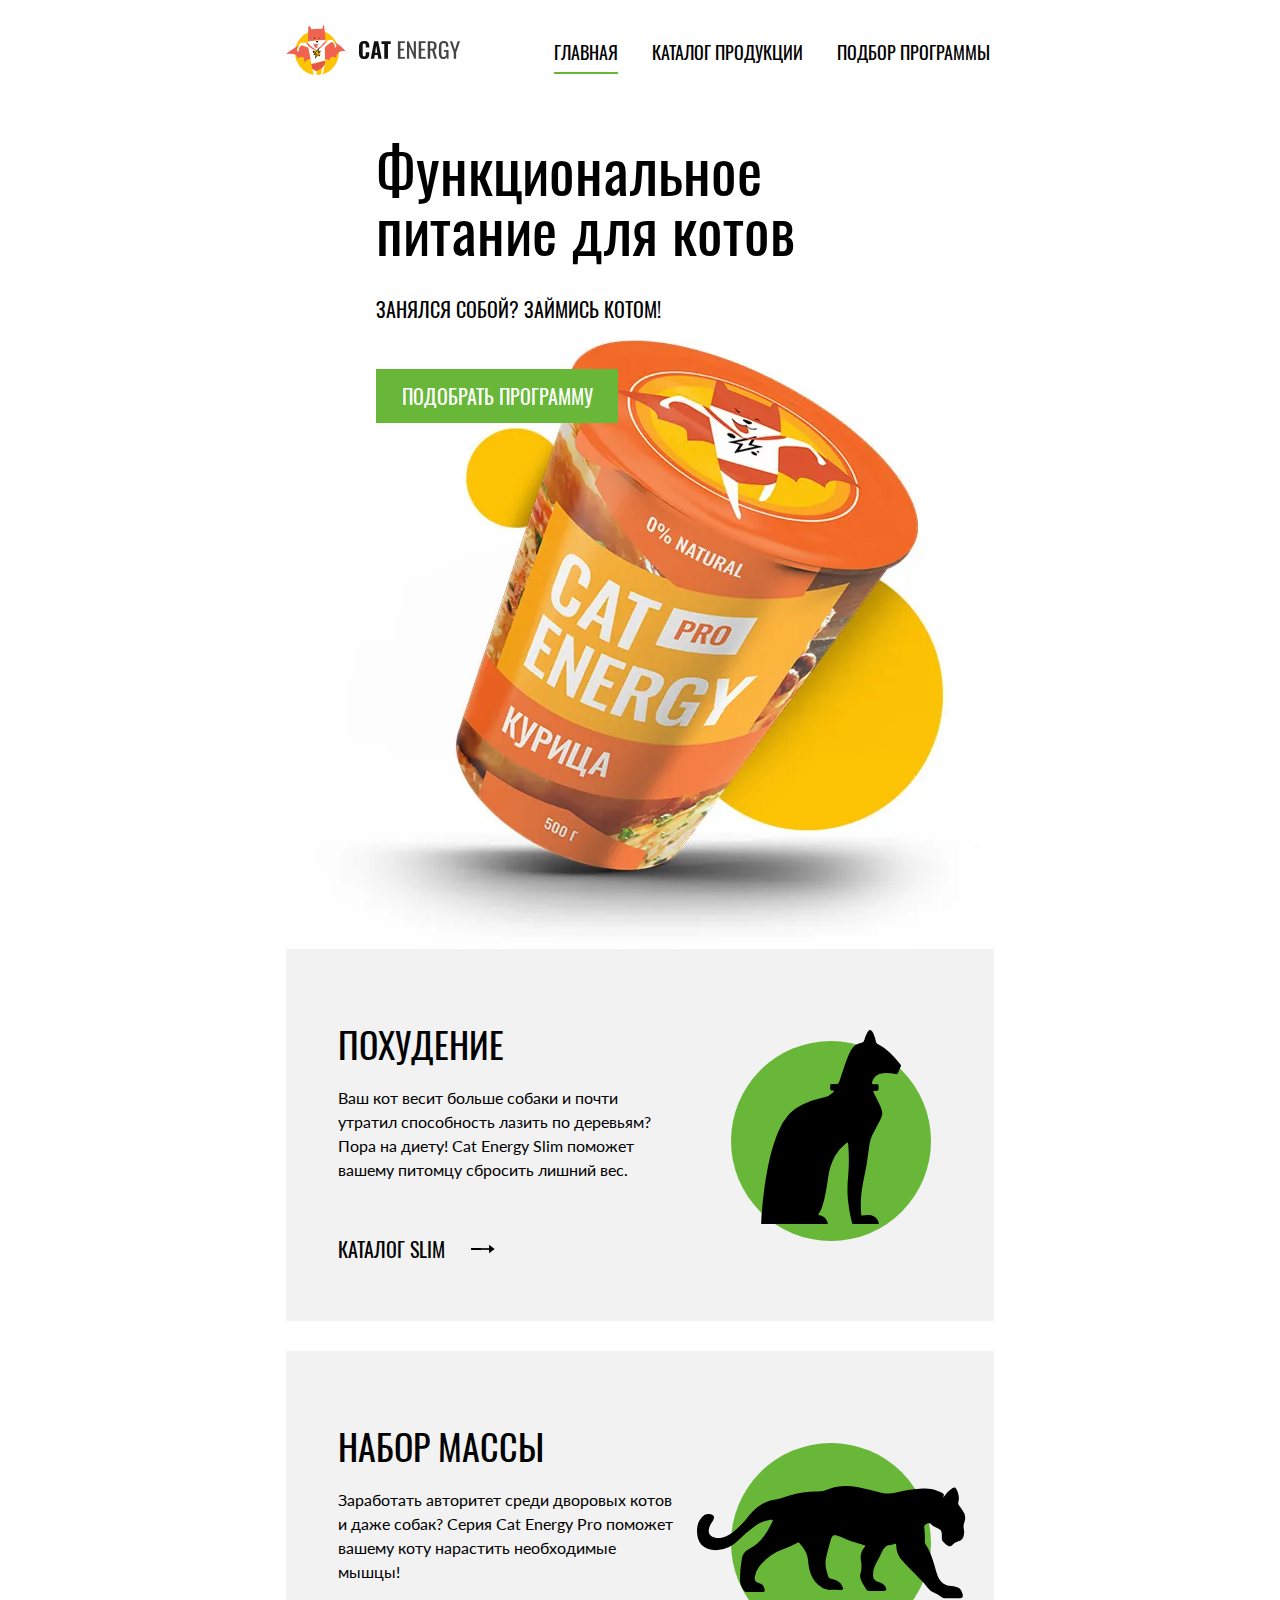
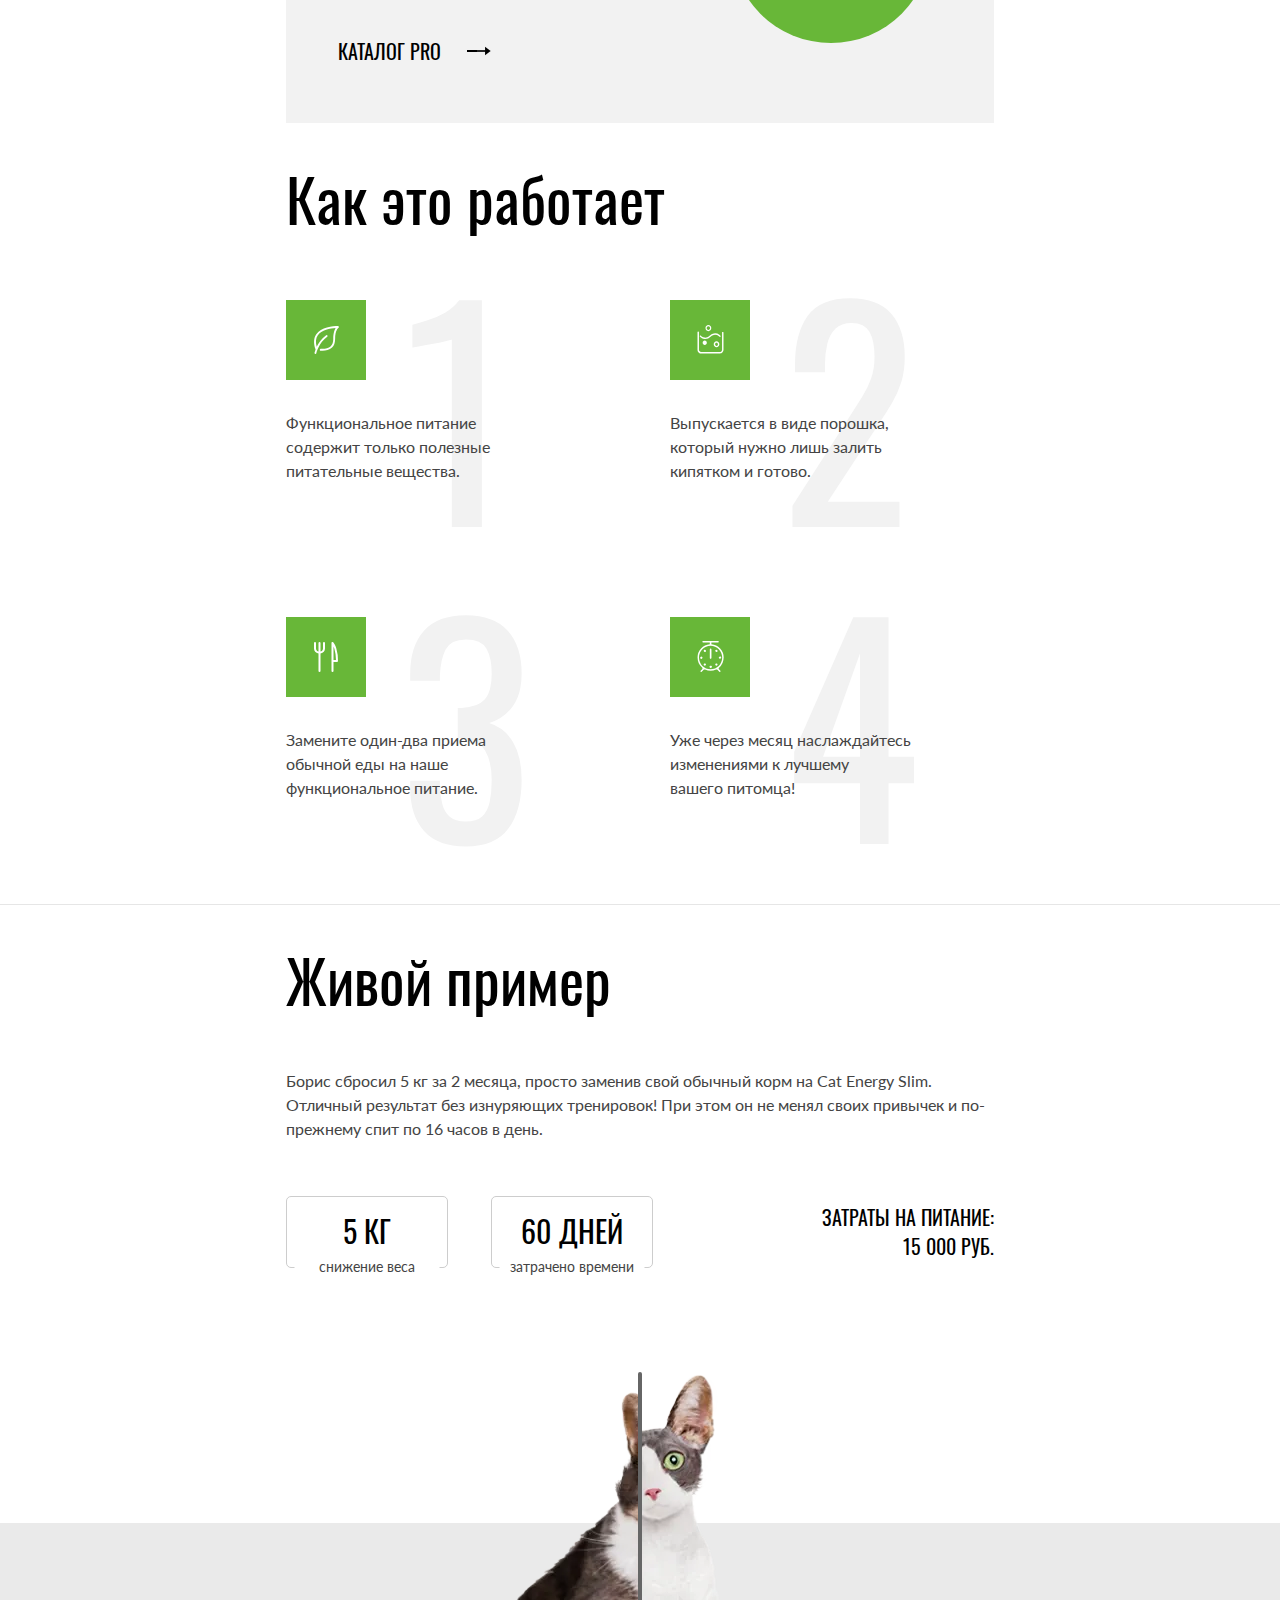
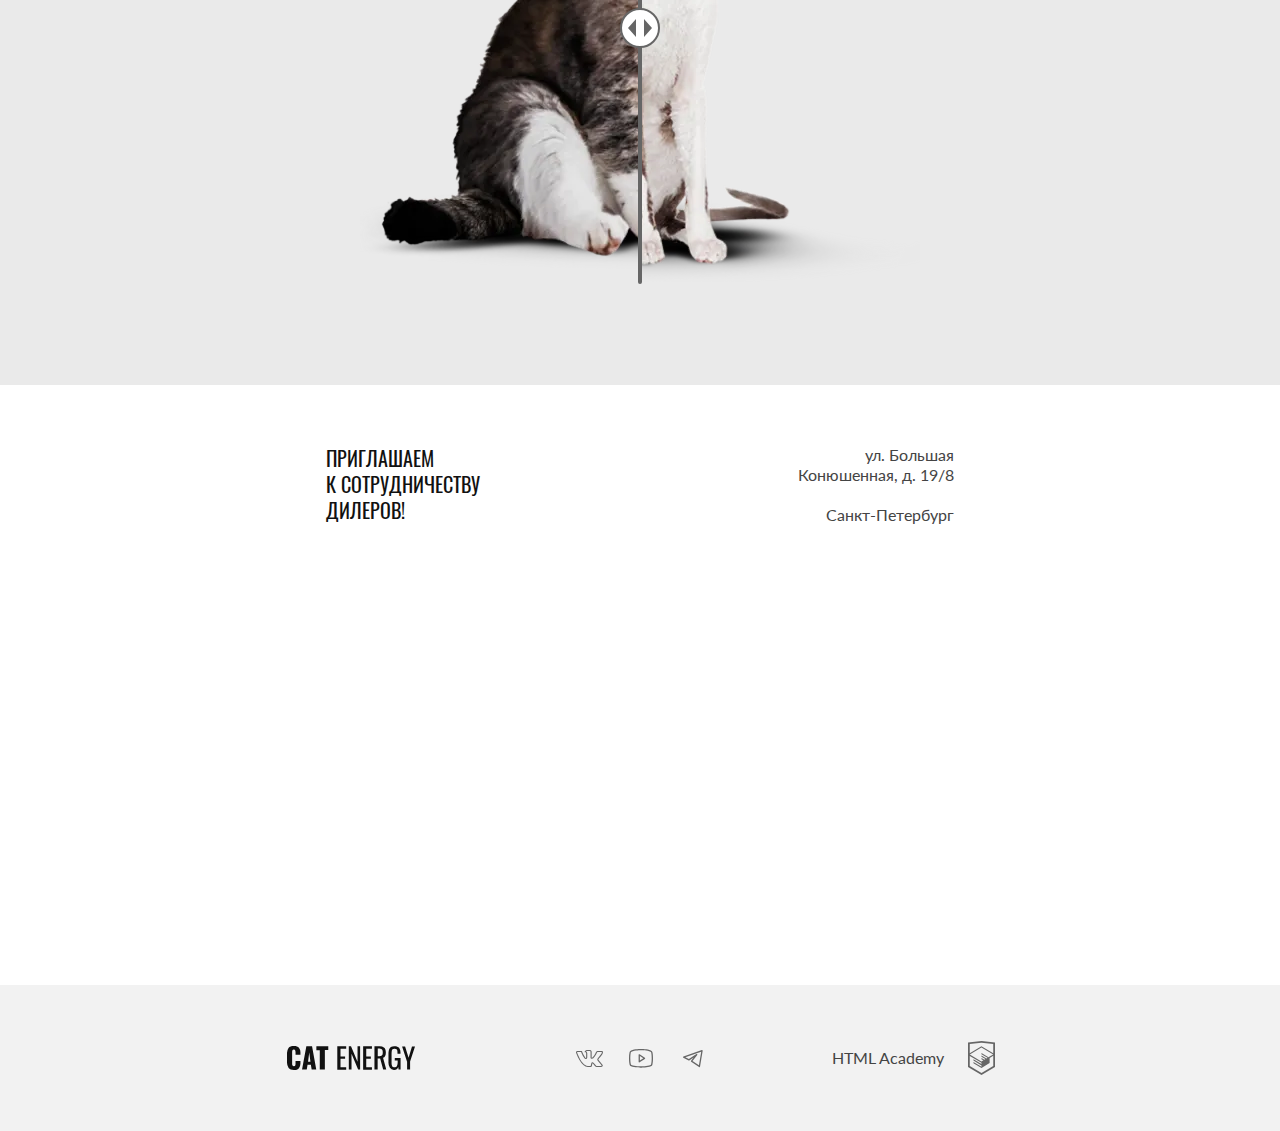
<file: index.html>
<!DOCTYPE html><html class="page" lang="ru"><head><meta charset="UTF-8"><title>Cat Energy</title><meta name="viewport" content="width=device-width,initial-scale=1"><link rel="icon" href="favicon.ico"><link rel="icon" href="favicons/icon.svg" type="image/svg+xml"><link rel="apple-touch-icon" href="favicons/180.png"><link rel="manifest" href="manifest.webmanifest"><link rel="stylesheet" href="styles/styles.css"><link rel="preload" href="fonts/lato/Lato-Regular.woff2" as="font" type="font/woff2" crossorigin="anonymous"><link rel="preload" href="fonts/oswald/oswaldregular.woff2" as="font" type="font/woff2" crossorigin="anonymous"><script src="scripts/index.js" defer="defer"></script></head><body class="page__body"><header class="main-header main-header--index" data-test="header"><a class="main-header__logo logo link-reset" href="index.html"><picture><source media="(min-width: 1440px)" width="70" height="59" type="image/svg+xml" srcset="images/vector/logo-cat-desktop.svg"><source media="(min-width: 768px)" width="60" height="50" type="image/svg+xml" srcset="images/vector/logo-cat-tablet.svg"><img class="logo__image" src="images/vector/logo-cat-mobile.svg" width="33" height="38" alt="Логотип Cat Energy картинкой"></picture><picture><source media="(min-width: 1440px)" width="118" height="21" type="image/svg+xml" srcset="images/vector/logo-text-tablet.svg"><source media="(min-width: 768px)" width="101" height="18" type="image/svg+xml" srcset="images/vector/logo-text-tablet.svg"><img class="logo__text" src="images/vector/logo-text-mobile.svg" width="101" height="18" alt="Логотип Cat Energy текстом"></picture></a><button class="main-header__toggle main-header__toggle--nojs" type="button"><span class="visually-hidden">Открыть меню</span></button><nav class="main-header__nav main-nav main-nav--nojs"><ul class="main-nav__list list-reset"><li class="main-nav__item main-nav__item--current"><a class="main-nav__link link-reset" href="index.html">Главная</a></li><li class="main-nav__item"><a class="main-nav__link link-reset" href="catalog.html">Каталог продукции</a></li><li class="main-nav__item"><a class="main-nav__link link-reset" href="#">Подбор программы</a></li></ul></nav></header><main class="main-index"><section class="hero" data-test="hero"><div class="hero__wrapper"><h1 class="hero__title title-reset">Функциональное<br>питание для котов</h1><p class="hero__slogan">Занялся собой? Займись котом!</p><picture><source media="(min-width: 1440px)" width="552" height="499" type="image/webp" srcset="images/hero/hero-product-desktop@1x.webp, images/hero/hero-product-desktop@2x.webp 2x"><source media="(min-width: 768px)" width="709" height="609" type="image/webp" srcset="images/hero/hero-product-tablet@1x.webp, images/hero/hero-product-tablet@2x.webp 2x"><source width="280" height="270" type="image/webp" srcset="images/hero/hero-product-mobile@1x.webp, images/hero/hero-product-mobile@2x.webp 2x"><source media="(min-width: 1440px)" width="552" height="499" type="image/png" srcset="images/hero/hero-product-desktop@1x.png, images/hero/hero-product-desktop@2x.png 2x"><source media="(min-width: 768px)" width="709" height="609" type="image/png" srcset="images/hero/hero-product-tablet@1x.png, images/hero/hero-product-tablet@2x.png 2x"><img class="hero__image-product" src="images/hero/hero-product-mobile@1x.png" srcset="images/hero/hero-product-mobile@2x.png 2x" width="280" height="270" alt="Изображение упаковки продукта"></picture><a class="hero__link link-reset" href="#">Подобрать программу</a></div></section><section class="program" data-test="programs"><h2 class="visually-hidden">Подберите подходящую программу для вашего кота</h2><ul class="program__list list-reset"><li class="program__item program__item--slim"><h3 class="program__title title-reset">Похудение</h3><p class="program__description">Ваш кот весит больше собаки и почти утратил способность лазить по деревьям? Пора на диету! Cat Energy Slim поможет вашему питомцу сбросить лишний вес.</p><a class="program__link link-reset" href="#">Каталог Slim</a></li><li class="program__item program__item--pro"><h3 class="program__title title-reset">Набор массы</h3><p class="program__description">Заработать авторитет среди дворовых котов и даже собак? Серия Cat Energy Pro поможет вашему коту нарастить необходимые мышцы!</p><a class="program__link link-reset" href="#">Каталог Pro</a></li></ul></section><section class="instruction" data-test="features"><h2 class="instruction__title title-reset">Как это работает</h2><ul class="instruction__list list-reset"><li class="instruction__item instruction__item--leaf">Функциональное питание содержит только полезные питательные вещества.</li><li class="instruction__item instruction__item--water">Выпускается в виде порошка, который нужно лишь залить кипятком и готово.</li><li class="instruction__item instruction__item--eat">Замените один-два приема обычной еды на наше функциональное питание.</li><li class="instruction__item instruction__item--time">Уже через месяц наслаждайтесь изменениями к лучшему<br>вашего питомца!</li></ul></section><section class="result" data-test="proof"><div class="result__wrapper"><div class="result__info"><h2 class="result__title title-reset">Живой пример</h2><p class="result__text">Борис сбросил 5 кг за 2 месяца, просто заменив свой обычный корм на Cat Energy Slim. Отличный результат без изнуряющих тренировок! При этом он не менял своих привычек и по-прежнему спит по 16 часов в день.</p><ul class="result__list list-reset"><li class="result__item"><span class="result__value">5 кг</span> <span class="result__criteria">снижение веса</span></li><li class="result__item"><span class="result__value">60 дней</span> <span class="result__criteria">затрачено времени</span></li></ul><p class="result__costs costs"><span class="costs__criteria">Затраты на питание:</span> <span class="costs__value">15 000 Руб.</span></p></div><div class="result__slider slider"><div class="slider__fat"><picture><source media="(min-width: 768px)" width="560" height="512" type="image/webp" srcset="images/slider/slider-cat-before-tablet@1x.webp, images/slider/slider-cat-before-tablet@2x.webp 2x"><source width="280" height="256" type="image/webp" srcset="images/slider/slider-cat-before-mobile@1x.webp, images/slider/slider-cat-before-mobile@2x.webp 2x"><source media="(min-width: 768px)" width="560" height="512" type="image/png" srcset="images/slider/slider-cat-before-tablet@1x.png, images/slider/slider-cat-before-tablet@2x.png 2x"><img class="slider__image slider__image--fat-cat" src="images/slider/slider-cat-before-mobile@1x.png" srcset="images/slider/slider-cat-before-mobile@2x.png 2x" width="280" height="256" alt="Кот до приема Cat Energy"></picture></div><button class="slider__toggle" type="button"><span class="visually-hidden">Ползунок</span></button><div class="slider__slim"><picture><source media="(min-width: 768px)" width="560" height="512" type="image/webp" srcset="images/slider/slider-cat-after-tablet@1x.webp, images/slider/slider-cat-after-tablet@2x.webp 2x"><source width="280" height="256" type="image/webp" srcset="images/slider/slider-cat-after-mobile@1x.webp, images/slider/slider-cat-after-mobile@2x.webp 2x"><source media="(min-width: 768px)" width="560" height="512" type="image/png" srcset="images/slider/slider-cat-after-tablet@1x.png, images/slider/slider-cat-after-tablet@2x.png 2x"><img class="slider__image slider__image--slim-cat" src="images/slider/slider-cat-after-mobile@1x.png" srcset="images/slider/slider-cat-after-mobile@2x.png 2x" width="280" height="256" alt="Кот после приема Cat Energy"></picture></div></div></div></section><section class="contacts" data-test="contacts"><div class="contacts__location"><h2 class="contacts__title title-reset">Приглашаем<br>к сотрудничеству дилеров!</h2><p class="contacts__address">ул. Большая Конюшенная, д. 19/8 <span class="contacts__city">Санкт-Петербург</span></p></div><iframe class="contacts__frame contacts__frame--nojs" src="https://www.google.com/maps/embed?pb=!1m18!1m12!1m3!1d3997.2132437005553!2d30.318521171012474!3d59.93866944929408!2m3!1f0!2f0!3f0!3m2!1i1024!2i768!4f13.1!3m3!1m2!1s0x4696310fca145cc1%3A0x42b32648d8238007!2z0JHQvtC70YzRiNCw0Y8g0JrQvtC90Y7RiNC10L3QvdCw0Y8g0YPQuy4sIDE5LzgsINCh0LDQvdC60YIt0J_QtdGC0LXRgNCx0YPRgNCzLCAxOTExODY!5e0!3m2!1sru!2sru!4v1740150907443!5m2!1sru!2sru" width="600" height="450" allowfullscreen="" loading="lazy" referrerpolicy="no-referrer-when-downgrade" title="Расположение компании на карте"></iframe><noscript><picture><source media="(min-width: 1440px)" width="1440" height="400" type="image/webp" srcset="images/map/location-desktop@1x.webp, images/map/location-desktop@2x.webp 2x"><source media="(min-width: 768px)" width="768" height="400" type="image/webp" srcset="images/map/location-tablet@1x.webp, images/map/location-tablet@2x.webp 2x"><source width="320" height="362" type="image/webp" srcset="images/map/location-mobile@1x.webp, images/map/location-mobile@2x.webp 2x"><source media="(min-width: 1440px)" width="1440" height="400" type="image/png" srcset="images/map/location-desktop@1x.png, images/map/location-desktop@2x.png 2x"><source media="(min-width: 768px)" width="768" height="400" type="image/png" srcset="images/map/location-tablet@1x.png, images/map/location-tablet@2x.png 2x"><img class="contacts__map" width="320" height="362" src="images/map/location-mobile@1x.png" srcset="images/map/location-mobile@2x.png 2x" alt="Расположение компании на карте"></picture></noscript></section></main><footer class="main-footer" data-test="footer"><div class="main-footer__wrapper"><a class="main-footer__logo logo link-reset" href="index.html"><img class="logo__text" src="images/vector/footer-logo-text.svg" width="128" height="24" alt="Логотип Cat Energy"></a><ul class="main-footer__list social list-reset"><li class="social__item"><a class="social__link social__link--vkontakte link-reset" href="https://vk.com/htmlacademy"><span class="visually-hidden">Vkontakte</span></a></li><li class="social__item"><a class="social__link social__link--youtube link-reset" href="https://www.youtube.com/user/htmlacademyru"><span class="visually-hidden">Youtube</span></a></li><li class="social__item"><a class="social__link social__link--telegram link-reset" href="https://t.me/htmlacademy"><span class="visually-hidden">Telegram</span></a></li></ul><a class="main-footer__developer developer link-reset" href="https://htmlacademy.ru/intensive/adaptive">HTML Academy</a></div></footer></body></html>
</file>
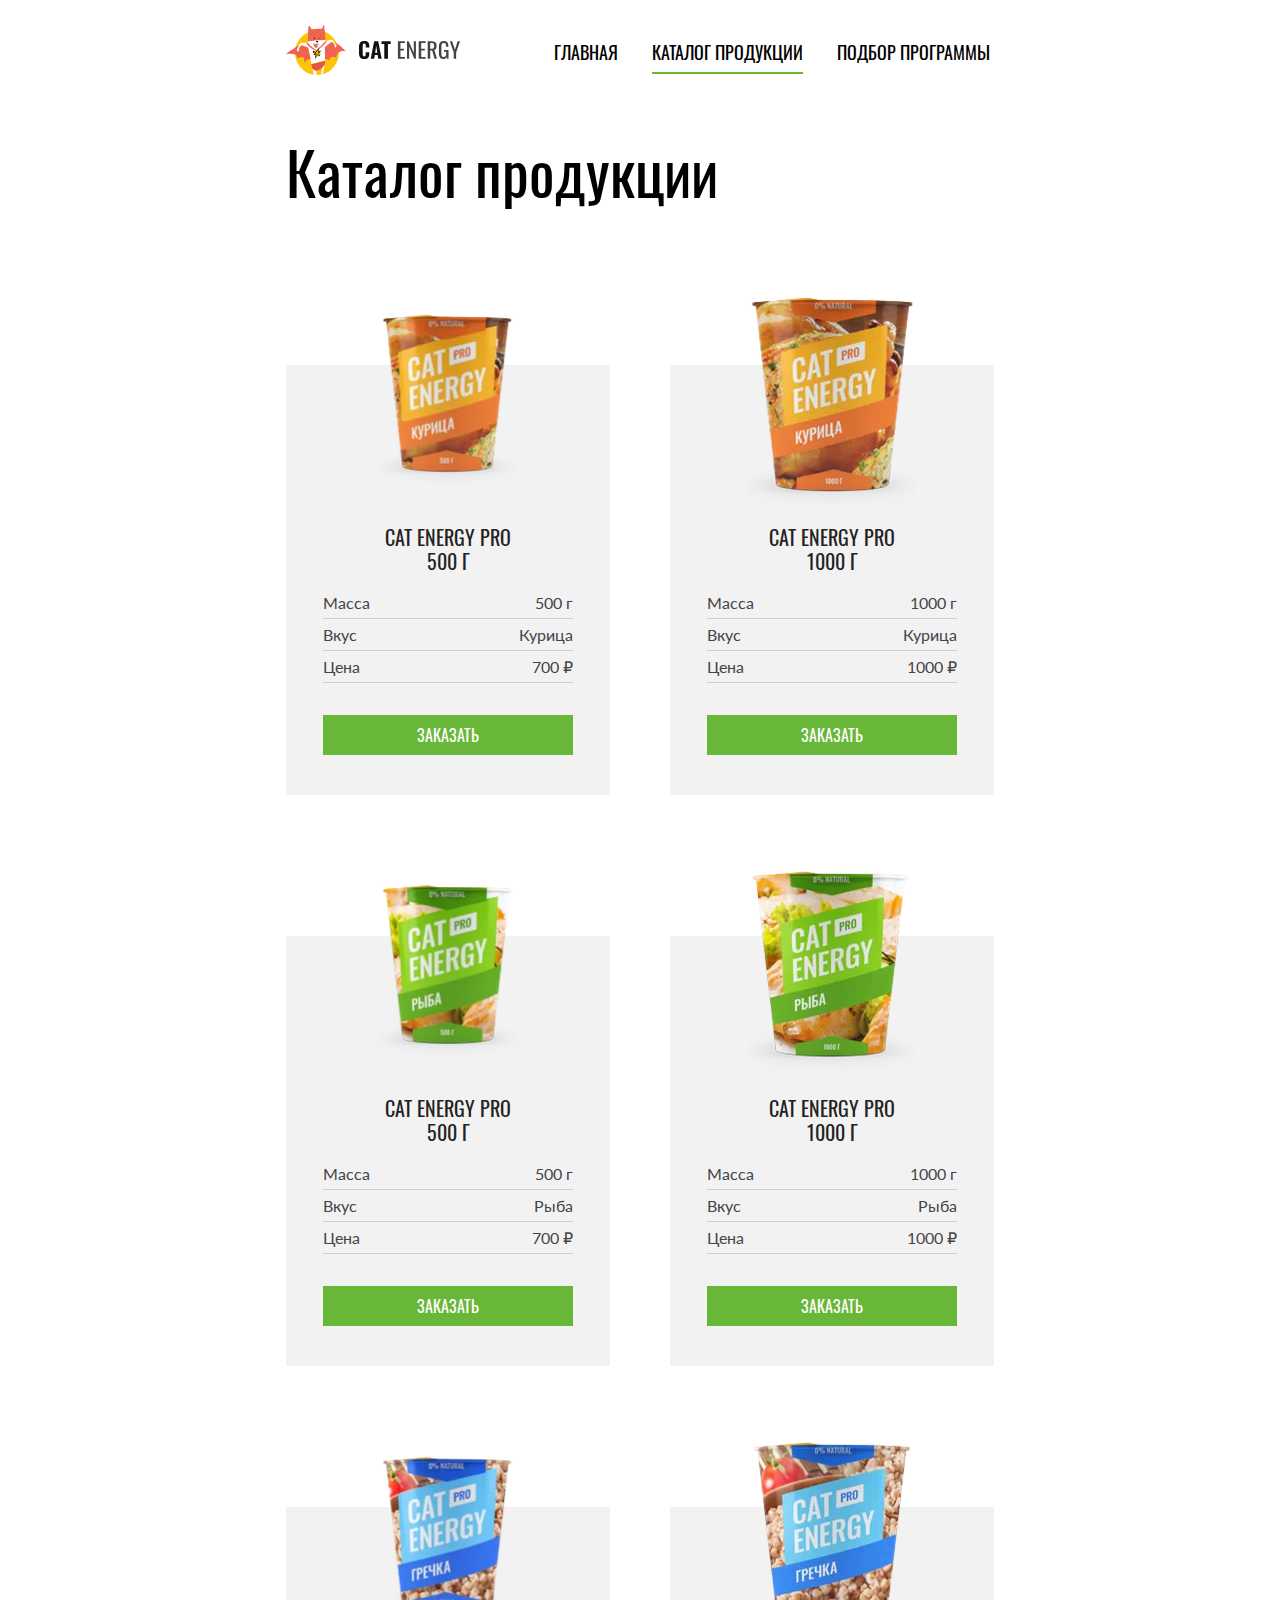
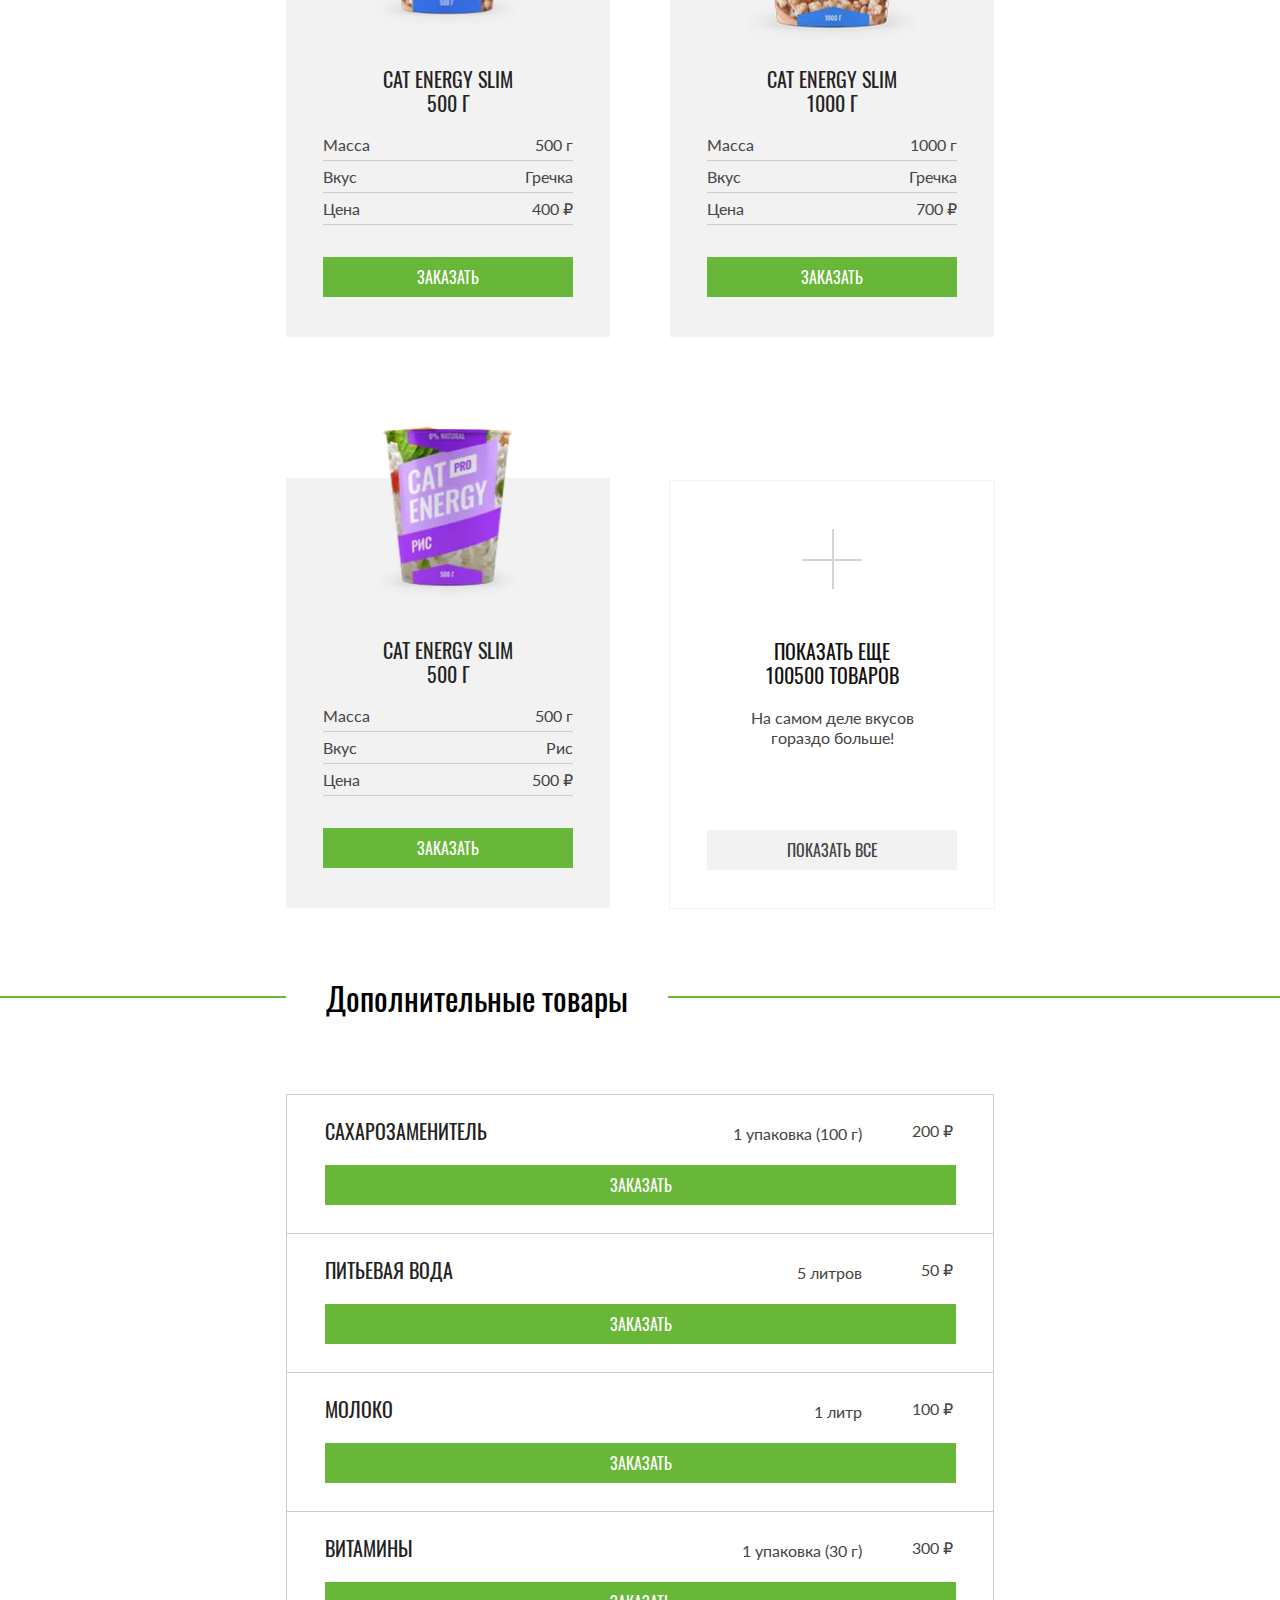
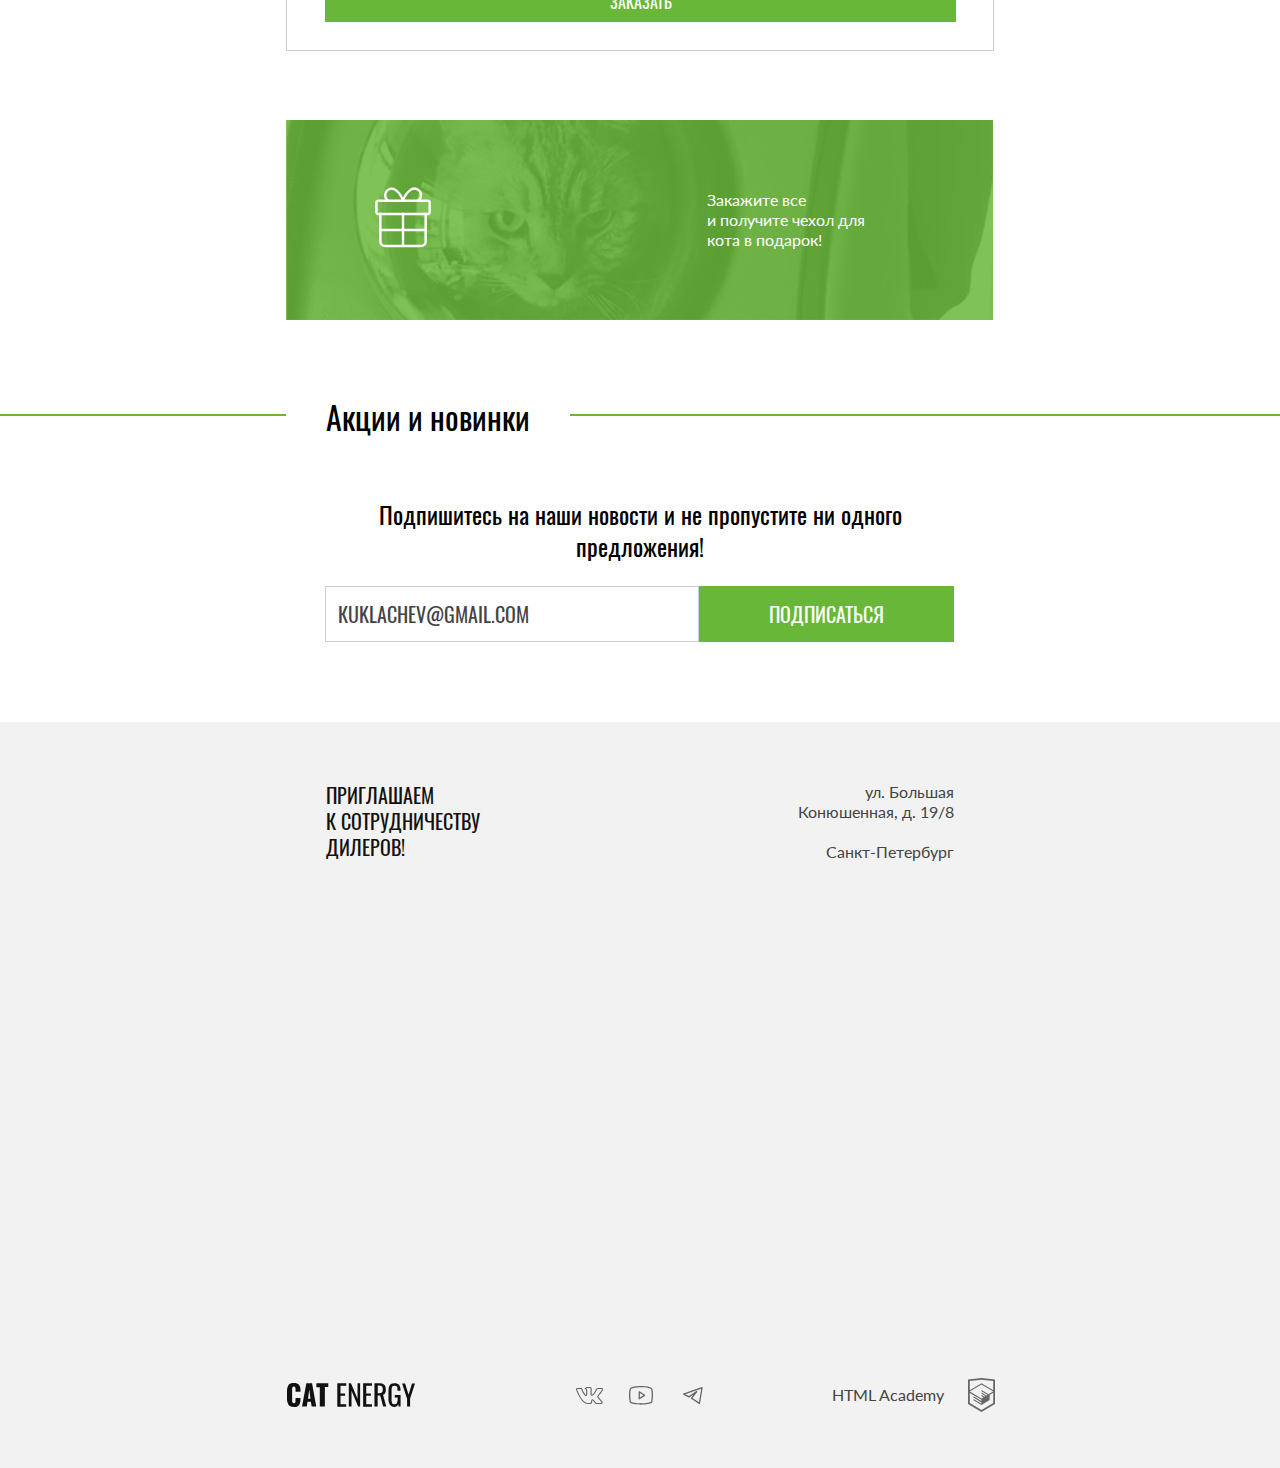
<file: catalog.html>
<!DOCTYPE html><html class="page" lang="ru"><head><meta charset="UTF-8"><title>Cat Energy</title><meta name="viewport" content="width=device-width,initial-scale=1"><link rel="icon" href="favicon.ico"><link rel="icon" href="favicons/icon.svg" type="image/svg+xml"><link rel="apple-touch-icon" href="favicons/180.png"><link rel="manifest" href="manifest.webmanifest"><link rel="stylesheet" href="styles/styles.css"><link rel="preload" href="fonts/lato/Lato-Regular.woff2" as="font" type="font/woff2" crossorigin="anonymous"><link rel="preload" href="fonts/oswald/oswaldregular.woff2" as="font" type="font/woff2" crossorigin="anonymous"><script src="scripts/index.js" defer="defer"></script></head><body class="page__body"><header class="main-header" data-test="header"><a class="main-header__logo logo link-reset" href="index.html"><picture><source media="(min-width: 1440px)" width="70" height="59" type="image/svg+xml" srcset="images/vector/logo-cat-desktop.svg"><source media="(min-width: 768px)" width="60" height="50" type="image/svg+xml" srcset="images/vector/logo-cat-tablet.svg"><img class="logo__image" src="images/vector/logo-cat-mobile.svg" width="33" height="38" alt="Логотип Cat Energy картинкой"></picture><picture><source media="(min-width: 1440px)" width="118" height="21" type="image/svg+xml" srcset="images/vector/logo-text-tablet.svg"><source media="(min-width: 768px)" width="101" height="18" type="image/svg+xml" srcset="images/vector/logo-text-tablet.svg"><img class="logo__text" src="images/vector/logo-text-mobile.svg" width="101" height="18" alt="Логотип Cat Energy текстом"></picture></a><button class="main-header__toggle main-header__toggle--nojs" type="button"><span class="visually-hidden">Открыть меню</span></button><nav class="main-header__nav main-nav main-nav--nojs"><ul class="main-nav__list list-reset"><li class="main-nav__item"><a class="main-nav__link link-reset" href="index.html">Главная</a></li><li class="main-nav__item main-nav__item--current"><a class="main-nav__link link-reset" href="catalog.html">Каталог продукции</a></li><li class="main-nav__item"><a class="main-nav__link link-reset" href="#">Подбор программы</a></li></ul></nav></header><main class="main-index"><h1 class="main-index__title title-reset">Каталог продукции</h1><section class="catalog" data-test="catalog"><h2 class="visually-hidden">Основные товары для питания</h2><article class="catalog__card card"><a class="card__link-img link-reset" href="#"><picture><source media="(min-width: 768px)" width="161" height="172" type="image/webp" srcset="images/product/product-chicken-500g-tablet@1x.webp, images/product/product-chicken-500g-tablet@2x.webp 2x"><source width="68" height="86" type="image/webp" srcset="images/product/product-chicken-500g-mobile@1x.webp, images/product/product-chicken-500g-mobile@2x.webp 2x"><source media="(min-width: 768px)" width="161" height="172" type="image/png" srcset="images/product/product-chicken-500g-tablet@1x.png, images/product/product-chicken-500g-tablet@2x.png 2x"><img class="card__image" src="images/product/product-chicken-500g-mobile@1x.png" srcset="images/product/product-chicken-500g-mobile@2x.png 2x" width="68" height="86" alt="Упаковка Cat Energy PRO 500 г с курицей"></picture></a><a class="card__link-title link-reset" href="#"><h3 class="card__title title-reset">Cat Energy PRO 500 г</h3></a><ul class="card__desc list-reset"><li class="card__char"><span class="card__char-name">Масса</span> <span class="card__char-value">500 г</span></li><li class="card__char"><span class="card__char-name">Вкус</span> <span class="card__char-value">Курица</span></li><li class="card__char"><span class="card__char-name">Цена</span> <span class="card__char-value">700 ₽</span></li></ul><button class="card__button button" type="button">Заказать</button></article><article class="catalog__card card"><a class="card__link-img link-reset" href="#"><picture><source media="(min-width: 1440px)" width="172" height="196" type="image/webp" srcset="images/product/product-chicken-1000g-desktop@1x.webp, images/product/product-chicken-1000g-desktop@2x.webp 2x"><source media="(min-width: 768px)" width="168" height="206" type="image/webp" srcset="images/product/product-chicken-1000g-tablet@1x.webp, images/product/product-chicken-1000g-tablet@2x.webp 2x"><source width="84" height="100" type="image/webp" srcset="images/product/product-chicken-1000g-mobile@1x.webp, images/product/product-chicken-1000g-mobile@2x.webp 2x"><source media="(min-width: 1440px)" width="172" height="196" type="image/png" srcset="images/product/product-chicken-1000g-desktop@1x.png, images/product/product-chicken-1000g-desktop@2x.png 2x"><source media="(min-width: 768px)" width="168" height="206" type="image/png" srcset="images/product/product-chicken-1000g-tablet@1x.png, images/product/product-chicken-1000g-tablet@2x.png 2x"><img class="card__image" src="images/product/product-chicken-1000g-mobile@1x.png" srcset="images/product/product-chicken-1000g-mobile@2x.png 2x" width="84" height="100" alt="Упаковка Cat Energy PRO 1000 г с курицей"></picture></a><a class="card__link-title link-reset" href="#"><h3 class="card__title title-reset">Cat Energy PRO 1000 г</h3></a><ul class="card__desc list-reset"><li class="card__char"><span class="card__char-name">Масса</span> <span class="card__char-value">1000 г</span></li><li class="card__char"><span class="card__char-name">Вкус</span> <span class="card__char-value">Курица</span></li><li class="card__char"><span class="card__char-name">Цена</span> <span class="card__char-value">1000 ₽</span></li></ul><button class="card__button button" type="button">Заказать</button></article><article class="catalog__card card"><a class="card__link-img link-reset" href="#"><picture><source media="(min-width: 768px)" width="163" height="174" type="image/webp" srcset="images/product/product-fish-500g-tablet@1x.webp, images/product/product-fish-500g-tablet@2x.webp 2x"><source width="68" height="78" type="image/webp" srcset="images/product/product-fish-500g-mobile@1x.webp, images/product/product-fish-500g-mobile@2x.webp 2x"><source media="(min-width: 768px)" width="163" height="174" type="image/png" srcset="images/product/product-fish-500g-tablet@1x.png, images/product/product-fish-500g-tablet@2x.png 2x"><img class="card__image" src="images/product/product-fish-500g-mobile@1x.png" srcset="images/product/product-fish-500g-mobile@2x.png 2x" width="68" height="78" alt="Упаковка Cat Energy PRO 500 г с рыбой"></picture></a><a class="card__link-title link-reset" href="#"><h3 class="card__title title-reset">Cat Energy PRO 500 г</h3></a><ul class="card__desc list-reset"><li class="card__char"><span class="card__char-name">Масса</span> <span class="card__char-value">500 г</span></li><li class="card__char"><span class="card__char-name">Вкус</span> <span class="card__char-value">Рыба</span></li><li class="card__char"><span class="card__char-name">Цена</span> <span class="card__char-value">700 ₽</span></li></ul><button class="card__button button" type="button">Заказать</button></article><article class="catalog__card card"><a class="card__link-img link-reset" href="#"><picture><source media="(min-width: 1440px)" width="172" height="196" type="image/webp" srcset="images/product/product-fish-1000g-desktop@1x.webp, images/product/product-fish-1000g-desktop@2x.webp 2x"><source media="(min-width: 768px)" width="168" height="200" type="image/webp" srcset="images/product/product-fish-1000g-tablet@1x.webp, images/product/product-fish-1000g-tablet@2x.webp 2x"><source width="84" height="100" type="image/webp" srcset="images/product/product-fish-1000g-mobile@1x.webp, images/product/product-fish-1000g-mobile@2x.webp 2x"><source media="(min-width: 1440px)" width="172" height="196" type="image/png" srcset="images/product/product-fish-1000g-desktop@1x.png, images/product/product-fish-1000g-desktop@2x.png 2x"><source media="(min-width: 768px)" width="168" height="200" type="image/png" srcset="images/product/product-fish-1000g-tablet@1x.png, images/product/product-fish-1000g-tablet@2x.png 2x"><img class="card__image" src="images/product/product-fish-1000g-mobile@1x.png" srcset="images/product/product-fish-1000g-mobile@2x.png 2x" width="84" height="100" alt="Упаковка Cat Energy PRO 1000 г с рыбой"></picture></a><a class="card__link-title link-reset" href="#"><h3 class="card__title title-reset">Cat Energy PRO 1000 г</h3></a><ul class="card__desc list-reset"><li class="card__char"><span class="card__char-name">Масса</span> <span class="card__char-value">1000 г</span></li><li class="card__char"><span class="card__char-name">Вкус</span> <span class="card__char-value">Рыба</span></li><li class="card__char"><span class="card__char-name">Цена</span> <span class="card__char-value">1000 ₽</span></li></ul><button class="card__button button" type="button">Заказать</button></article><article class="catalog__card card"><a class="card__link-img link-reset" href="#"><picture><source media="(min-width: 768px)" width="161" height="171" type="image/webp" srcset="images/product/product-buckwheat-500g-tablet@1x.webp, images/product/product-buckwheat-500g-tablet@2x.webp 2x"><source width="68" height="78" type="image/webp" srcset="images/product/product-buckwheat-500g-mobile@1x.webp, images/product/product-buckwheat-500g-mobile@2x.webp 2x"><source media="(min-width: 768px)" width="161" height="171" type="image/png" srcset="images/product/product-buckwheat-500g-tablet@1x.png, images/product/product-buckwheat-500g-tablet@2x.png 2x"><img class="card__image" src="images/product/product-buckwheat-500g-mobile@1x.png" srcset="images/product/product-buckwheat-500g-mobile@2x.png 2x" width="68" height="78" alt="Упаковка Cat Energy Slim 500 г с гречкой"></picture></a><a class="card__link-title link-reset" href="#"><h3 class="card__title title-reset">Cat Energy Slim 500 г</h3></a><ul class="card__desc list-reset"><li class="card__char"><span class="card__char-name">Масса</span> <span class="card__char-value">500 г</span></li><li class="card__char"><span class="card__char-name">Вкус</span> <span class="card__char-value">Гречка</span></li><li class="card__char"><span class="card__char-name">Цена</span> <span class="card__char-value">400 ₽</span></li></ul><button class="card__button button" type="button">Заказать</button></article><article class="catalog__card card"><a class="card__link-img link-reset" href="#"><picture><source media="(min-width: 1440px)" width="172" height="196" type="image/webp" srcset="images/product/product-buckwheat-1000g-desktop@1x.webp, images/product/product-buckwheat-1000g-desktop@2x.webp 2x"><source media="(min-width: 768px)" width="168" height="200" type="image/webp" srcset="images/product/product-buckwheat-1000g-tablet@1x.webp, images/product/product-buckwheat-1000g-tablet@2x.webp 2x"><source width="84" height="100" type="image/webp" srcset="images/product/product-buckwheat-1000g-mobile@1x.webp, images/product/product-buckwheat-1000g-mobile@2x.webp 2x"><source media="(min-width: 1440px)" width="172" height="196" type="image/png" srcset="images/product/product-buckwheat-1000g-desktop@1x.png, images/product/product-buckwheat-1000g-desktop@2x.png 2x"><source media="(min-width: 768px)" width="168" height="200" type="image/png" srcset="images/product/product-buckwheat-1000g-tablet@1x.png, images/product/product-buckwheat-1000g-tablet@2x.png 2x"><img class="card__image" src="images/product/product-buckwheat-1000g-mobile@1x.png" srcset="images/product/product-buckwheat-1000g-mobile@2x.png 2x" width="84" height="100" alt="Упаковка Cat Energy Slim 1000 г с гречкой"></picture></a><a class="card__link-title link-reset" href="#"><h3 class="card__title title-reset">Cat Energy Slim 1000 г</h3></a><ul class="card__desc list-reset"><li class="card__char"><span class="card__char-name">Масса</span> <span class="card__char-value">1000 г</span></li><li class="card__char"><span class="card__char-name">Вкус</span> <span class="card__char-value">Гречка</span></li><li class="card__char"><span class="card__char-name">Цена</span> <span class="card__char-value">700 ₽</span></li></ul><button class="card__button button" type="button">Заказать</button></article><article class="catalog__card card"><a class="card__link-img link-reset" href="#"><picture><source media="(min-width: 768px)" width="163" height="174" type="image/webp" srcset="images/product/product-rice-500g-tablet@1x.webp, images/product/product-rice-500g-tablet@2x.webp 2x"><source width="72" height="84" type="image/webp" srcset="images/product/product-rice-500g-mobile@1x.webp, images/product/product-rice-500g-mobile@2x.webp 2x"><source media="(min-width: 768px)" width="163" height="174" type="image/png" srcset="images/product/product-rice-500g-tablet@1x.png, images/product/product-rice-500g-tablet@2x.png 2x"><img class="card__image" src="images/product/product-rice-500g-mobile@1x.png" srcset="images/product/product-rice-500g-mobile@2x.png 2x" width="72" height="84" alt="Упаковка Cat Energy Slim 500 г с рисом"></picture></a><a class="card__link-title link-reset" href="#"><h3 class="card__title title-reset">Cat Energy Slim 500 г</h3></a><ul class="card__desc list-reset"><li class="card__char"><span class="card__char-name">Масса</span> <span class="card__char-value">500 г</span></li><li class="card__char"><span class="card__char-name">Вкус</span> <span class="card__char-value">Рис</span></li><li class="card__char"><span class="card__char-name">Цена</span> <span class="card__char-value">500 ₽</span></li></ul><button class="card__button button" type="button">Заказать</button></article><article class="catalog__card card card--more"><h3 class="card__title card__title--more title-reset">Показать еще 100500 товаров</h3><p class="card__desc card__desc--more">На самом деле вкусов гораздо больше!</p><button class="card__button button button--more" type="button">Показать все</button></article></section><section class="extra-product" data-test="additional"><h2 class="extra-product__title title-reset">Дополнительные товары</h2><ul class="extra-product__list list-reset"><li class="extra-product__card"><h3 class="extra-product__card-title title-reset">Сахарозаменитель</h3><span class="extra-product__card-volume">1 упаковка (100 г)</span> <span class="extra-product__card-price">200 ₽</span> <button class="extra-product__button button" type="button">Заказать</button></li><li class="extra-product__card"><h3 class="extra-product__card-title title-reset">Питьевая вода</h3><span class="extra-product__card-volume">5 литров</span> <span class="extra-product__card-price">50 ₽</span> <button class="extra-product__button button" type="button">Заказать</button></li><li class="extra-product__card"><h3 class="extra-product__card-title title-reset">Молоко</h3><span class="extra-product__card-volume">1 литр</span> <span class="extra-product__card-price">100 ₽</span> <button class="extra-product__button button" type="button">Заказать</button></li><li class="extra-product__card"><h3 class="extra-product__card-title title-reset">Витамины</h3><span class="extra-product__card-volume">1 упаковка (30 г)</span> <span class="extra-product__card-price">300 ₽</span> <button class="extra-product__button button" type="button">Заказать</button></li></ul><div class="extra-product__promo promo"><p class="promo__text">Закажите все<br>и получите чехол для кота в подарок!</p></div></section><section class="newsletter"><h2 class="newsletter__title title-reset">Акции и новинки</h2><p class="newsletter__text">Подпишитесь на наши новости и не пропустите ни одного предложения!</p><form class="newsletter__form" action="https://echo.htmlacademy.ru/" method="post"><label class="newsletter__label"><span class="visually-hidden">Email</span> <input class="newsletter__field" type="email" name="newsletter-email" placeholder="кuklachev@gmail.com" required></label> <button class="newsletter__button button button--news" type="submit">Подписаться</button></form></section><section class="contacts contacts--second" data-test="contacts"><div class="contacts__location"><h2 class="contacts__title title-reset">Приглашаем<br>к сотрудничеству дилеров!</h2><p class="contacts__address">ул. Большая Конюшенная, д. 19/8 <span class="contacts__city">Санкт-Петербург</span></p></div><iframe class="contacts__frame contacts__frame--nojs" src="https://www.google.com/maps/embed?pb=!1m18!1m12!1m3!1d3997.2132437005553!2d30.318521171012474!3d59.93866944929408!2m3!1f0!2f0!3f0!3m2!1i1024!2i768!4f13.1!3m3!1m2!1s0x4696310fca145cc1%3A0x42b32648d8238007!2z0JHQvtC70YzRiNCw0Y8g0JrQvtC90Y7RiNC10L3QvdCw0Y8g0YPQuy4sIDE5LzgsINCh0LDQvdC60YIt0J_QtdGC0LXRgNCx0YPRgNCzLCAxOTExODY!5e0!3m2!1sru!2sru!4v1740150907443!5m2!1sru!2sru" width="600" height="450" allowfullscreen="" loading="lazy" referrerpolicy="no-referrer-when-downgrade" title="Расположение компании на карте"></iframe><noscript><picture><source media="(min-width: 1440px)" width="1440" height="400" type="image/webp" srcset="images/map/location-desktop@1x.webp, images/map/location-desktop@2x.webp 2x"><source media="(min-width: 768px)" width="768" height="400" type="image/webp" srcset="images/map/location-tablet@1x.webp, images/map/location-tablet@2x.webp 2x"><source width="320" height="362" type="image/webp" srcset="images/map/location-mobile@1x.webp, images/map/location-mobile@2x.webp 2x"><source media="(min-width: 1440px)" width="1440" height="400" type="image/png" srcset="images/map/location-desktop@1x.png, images/map/location-desktop@2x.png 2x"><source media="(min-width: 768px)" width="768" height="400" type="image/png" srcset="images/map/location-tablet@1x.png, images/map/location-tablet@2x.png 2x"><img class="contacts__map" width="320" height="362" src="images/map/location-mobile@1x.png" srcset="images/map/location-mobile@2x.png 2x" alt="Расположение компании на карте"></picture></noscript></section></main><footer class="main-footer" data-test="footer"><div class="main-footer__wrapper"><a class="main-footer__logo logo link-reset" href="index.html"><img class="logo__text" src="images/vector/footer-logo-text.svg" width="128" height="24" alt="Логотип Cat Energy"></a><ul class="main-footer__list social list-reset"><li class="social__item"><a class="social__link social__link--vkontakte link-reset" href="https://vk.com/htmlacademy"><span class="visually-hidden">Vkontakte</span></a></li><li class="social__item"><a class="social__link social__link--youtube link-reset" href="https://www.youtube.com/user/htmlacademyru"><span class="visually-hidden">Youtube</span></a></li><li class="social__item"><a class="social__link social__link--telegram link-reset" href="https://t.me/htmlacademy"><span class="visually-hidden">Telegram</span></a></li></ul><a class="main-footer__developer developer link-reset" href="https://htmlacademy.ru/intensive/adaptive">HTML Academy</a></div></footer></body></html>
</file>
<file: styles/styles.css>
@font-face{font-family:Lato;font-weight:400;font-style:normal;src:url(../fonts/lato/Lato-Regular.woff2)format("woff2");font-display:swap}@font-face{font-family:Oswald;font-weight:400;font-style:normal;src:url(../fonts/oswald/oswaldregular.woff2)format("woff2");font-display:swap}*,:before,:after{box-sizing:border-box}picture{display:contents}.visually-hidden{white-space:nowrap;-webkit-clip-path:inset(100%);clip-path:inset(100%);clip:rect(0 0 0 0);border:0;width:1px;height:1px;margin:-1px;padding:0;position:absolute;overflow:hidden}.list-reset{margin:0;padding:0;list-style:none}.link-reset{text-decoration:none}.title-reset{margin:0}.page__body{width:100%;min-width:320px;margin:0 auto;overflow-x:hidden}.main-header{flex-wrap:wrap;justify-content:space-between;align-items:center;width:320px;margin:0 auto;padding:13px 20px 14px;display:flex;position:relative}@media (width>=768px){.main-header{flex-direction:row;width:768px;padding:19px 29px 0;display:flex}}@media (width>=1440px){.main-header{z-index:2;width:1440px;padding:53px 106px 0}.main-header--index{color:#fff;position:absolute;left:50%;transform:translate(-50%)}.main-header--index .main-nav__item--current:after{background-color:#fff}}@media (width<=767px){.main-header:not(.main-header--index) .logo__text{margin-top:5px}}.main-header__logo{justify-content:space-between;align-self:flex-start;align-items:center;width:190px;display:flex}@media (width>=768px){.main-header__logo{width:175px;padding-top:6px}}@media (width>=1440px){.main-header__logo{width:205px;margin-top:-4px;margin-left:1px}}.main-header__logo:hover,.main-header__logo:focus{opacity:.8;outline:none}.main-header__logo:active{opacity:.6}.main-header__toggle{background:0 0;border:none;width:24px;height:24px;position:relative}@media (width>=768px){.main-header__toggle{display:none}}.main-header__toggle--nojs{display:none}.main-header__toggle--close:before{content:"";background-color:#000;width:24px;height:2px;display:block;position:absolute;top:2px;left:-1px;box-shadow:0 8px #000}.main-header__toggle--close:after{content:"";background-color:#000;width:24px;height:2px;display:block;position:absolute;bottom:4px;left:-1px}.main-header__toggle--open:before{content:"";background-color:#000;width:24.76px;height:1.5px;display:block;position:absolute;top:11px;left:2px;transform:rotate(-46.64deg)}.main-header__toggle--open:after{content:"";background-color:#000;width:24.76px;height:1.5px;display:block;position:absolute;top:11px;left:3px;transform:rotate(46.64deg)}.logo__image{margin-right:auto}@media (width>=768px){.logo__image{margin-left:1px}}@media (width>=1440px){.logo__image{margin-left:3px}}@media (width<=767px){.main-nav{z-index:1;background-color:#fff}.main-nav--nojs{position:relative;top:15px;left:-20px}.main-nav--open{position:absolute;top:100%;left:0;right:0}.main-nav--close{display:none}}.main-nav__list{flex-flow:column wrap;align-items:center;width:100%;display:flex}@media (width>=768px){.main-nav__list{flex-direction:row;justify-content:flex-end;width:auto;max-width:500px}}@media (width>=1440px){.main-nav__list{max-width:600px}}.main-nav__item{padding:21px 5px 20px}@media (width<=767px){.main-nav__item{text-align:center;border-bottom:2px solid #e6e6e6;width:100%}}@media (width>=768px){.main-nav__item{margin-left:24px}}@media (width<=767px){.main-nav__item:first-child{border-top:2px solid #e6e6e6}}.main-nav__link{color:#000;text-transform:uppercase;font-family:Oswald,Arial,sans-serif;font-size:20px;font-weight:400;line-height:1}@media (width>=768px){.main-nav__link{font-size:18px;line-height:1.33}}@media (width>=1440px){.main-nav__link{color:inherit;font-size:20px}}.main-nav__link:hover,.main-nav__link:focus{opacity:.6;outline:none}.main-nav__link:active{opacity:.3}.main-nav__item--current{transform:translateY(1px)}@media (width>=768px){.main-nav__item--current:after{content:"";background-color:#68b738;width:auto;height:2px;display:block;transform:translateY(7px)}}.main-index{overflow:hidden}.main-index__title{color:#000;width:320px;margin:0 auto;padding:27px 20px 41px;font-family:Oswald,Arial,sans-serif;font-size:36px;font-weight:400;line-height:1;position:relative}@media (width>=768px){.main-index__title{width:768px;padding:55px 30px 84px;font-size:60px}}@media (width>=1440px){.main-index__title{width:1440px;padding:65px 110px 94px}}@media (width<=767px){.main-index__title:before{content:"";background-color:#d9d9d9;width:767px;height:1px;display:block;position:absolute;top:0;right:50%;transform:translate(50%)}}.hero{color:#fff;text-align:center;background-image:-webkit-linear-gradient(#68b738d9 302px,#fff 302px),-webkit-image-set(url(../images/hero/hero-cat-mobile@1x.webp) 1x type("image/webp"),url(../images/hero/hero-cat-mobile@2x.webp) 2x type("image/webp"),url(../images/hero/hero-cat-mobile@1x.png) 1x type("image/png"),url(../images/hero/hero-cat-mobile@2x.png) 2x type("image/png")),-webkit-linear-gradient(90deg,#504f55 50%,#444348 50%);background-image:linear-gradient(#68b738d9 302px,#fff 302px),image-set("../images/hero/hero-cat-mobile@1x.webp" 1x type("image/webp"),"../images/hero/hero-cat-mobile@2x.webp" 2x type("image/webp"),"../images/hero/hero-cat-mobile@1x.png" 1x type("image/png"),"../images/hero/hero-cat-mobile@2x.png" 2x type("image/png")),linear-gradient(90deg,#504f55 50%,#444348 50%);background-position:50% 0;background-repeat:no-repeat}@media (width>=768px){.hero{color:#000;text-align:left;background-image:none}}@media (width>=1440px){.hero{z-index:1;background-image:-webkit-linear-gradient(-90deg,#68b738d9 50%,#fff 50%),-webkit-image-set(url(../images/hero/hero-cat-desktop@1x.webp) 1x type("image/webp"),url(../images/hero/hero-cat-desktop@2x.webp) 2x type("image/webp"),url(../images/hero/hero-cat-desktop@1x.png) 1x type("image/png"),url(../images/hero/hero-cat-desktop@2x.png) 2x type("image/png")),-webkit-linear-gradient(90deg,#504f55 50%,#3f3e43 50%);background-image:linear-gradient(-90deg,#68b738d9 50%,#fff 50%),image-set("../images/hero/hero-cat-desktop@1x.webp" 1x type("image/webp"),"../images/hero/hero-cat-desktop@2x.webp" 2x type("image/webp"),"../images/hero/hero-cat-desktop@1x.png" 1x type("image/png"),"../images/hero/hero-cat-desktop@2x.png" 2x type("image/png")),linear-gradient(90deg,#504f55 50%,#3f3e43 50%);background-position:0,calc(50% + 521px) 0,0;margin-bottom:86px}}.hero__wrapper{flex-direction:column;width:320px;margin:0 auto;padding:27px 20px 0;display:flex;position:relative}@media (width>=768px){.hero__wrapper{width:768px;padding:53px 120px 0}}@media (width>=1440px){.hero__wrapper{width:1440px;padding:224px 800px 184px 190px}}.hero__title{margin-bottom:25px;font-family:Oswald,Arial,sans-serif;font-size:36px;font-weight:400;line-height:1}@media (width>=768px){.hero__title{margin-bottom:40px;font-size:60px}}.hero__slogan{text-transform:uppercase;margin:0 0 29px;font-family:Oswald,Arial,sans-serif;font-size:14px;font-weight:400;line-height:1}@media (width>=768px){.hero__slogan{margin-bottom:50px;font-size:20px}}@media (width>=1440px){.hero__slogan{margin-bottom:52px}}.hero__image-product{margin-bottom:3px}@media (width>=768px){.hero__image-product{z-index:0;order:1;position:relative;top:-83px;left:-90px}}@media (width>=1440px){.hero__image-product{position:absolute;top:143px;left:38.8%}}.hero__link{color:#fff;text-transform:uppercase;text-align:center;background-color:#68b738;width:280px;min-height:40px;padding:9px;font-family:Oswald,Arial,sans-serif;font-size:16px;font-weight:400;line-height:1.25}@media (width>=768px){.hero__link{z-index:1;width:242px;min-height:54px;padding:14px;font-size:20px;line-height:1.3}}.hero__link:hover,.hero__link:focus{background-color:#5eaa2f;outline:none}.hero__link:active{color:#ffffff4d}@keyframes arrow{0%,to{transform:translate(0)}50%{transform:translate(3px)}}.program{width:320px;margin:0 auto;padding:20px}@media (width>=768px){.program{width:768px;margin-top:-86px;padding:0 30px}}@media (width>=1440px){.program{width:1440px;padding:82px 110px 41px}.program__list{grid-template-columns:570px 570px;column-gap:80px;display:grid}}.program__item{background-color:#f2f2f2;margin-bottom:20px;padding:30px 20px 22px;position:relative}@media (width>=768px){.program__item{margin-bottom:30px;padding:77px 316px 62px 52px}}@media (width>=1440px){.program__item{padding:77px 61px 64px 52px}}@media (width<=1439px){.program__item:last-child{margin-bottom:0}}.program__item:before{content:"";background-color:#68b738;border-radius:50%;width:50px;height:50px;display:block;position:absolute;top:24px}@media (width>=768px){.program__item:before{width:200px;height:200px;top:92px;right:63px}}@media (width>=1440px){.program__item:before{width:100px;height:100px;top:47px;left:52px}}.program__item--slim:after{content:"";background-image:url(../icons/stack.svg#black-cat-slim);background-repeat:no-repeat;background-size:36px 50px;width:36px;height:50px;display:block;position:absolute;top:21px;left:27px}@media (width>=768px){.program__item--slim:after{background-size:140px 194px;width:140px;height:194px;top:81px;left:475px}}@media (width>=1440px){.program__item--slim:after{background-size:70px 97px;width:70px;height:97px;top:41px;left:67px}}.program__item--pro:after{content:"";background-image:url(../icons/stack.svg#black-cat-pro);background-repeat:no-repeat;background-size:68px 31px;width:68px;height:31px;display:block;position:absolute;top:34px;left:12px}@media (width>=768px){.program__item--pro:after{background-size:272px 118px;width:272px;height:118px;top:134px;left:411px}}@media (width>=1440px){.program__item--pro:after{background-size:136px 58px;width:136px;height:58px;top:67px;left:33px}}.program__title{text-transform:uppercase;margin-bottom:29px;margin-left:70px;font-family:Oswald,Arial,sans-serif;font-size:24px;font-weight:400;line-height:1.54;display:block}@media (width>=768px){.program__title{margin-bottom:24px;margin-left:0;font-size:36px;line-height:1}}@media (width>=1440px){.program__title{margin-bottom:73px;margin-left:162px}}.program__description{color:#444;margin-bottom:23px;font-family:Lato,Arial,sans-serif;font-size:14px;font-weight:400;line-height:1.29}@media (width>=768px){.program__description{color:#000;margin-bottom:57px;font-size:16px;line-height:1.5}}@media (width>=1440px){.program__description{margin-bottom:32px}}.program__link{text-transform:uppercase;color:#000;padding-right:100px;font-family:Oswald,Arial,sans-serif;font-size:16px;font-weight:400;line-height:1;display:block;position:relative}@media (width<=767px){.program__link{border-top:1px solid #d9d9d9;padding-top:18px}}@media (width>=768px){.program__link{padding-right:200px;font-size:20px}}@media (width>=1440px){.program__link{padding-right:300px}}.program__link:hover.program__link:after,.program__link:focus.program__link:after{animation:.6s infinite arrow}.program__link:focus{opacity:.6;outline:none}.program__link:active{opacity:.3}.program__link:before{content:"";background-color:#000;width:10px;height:2px;display:block;position:absolute;top:25px;left:101px}@media (width>=768px){.program__link:before{top:9px;left:133px}}.program__link:after{content:"";background-image:url(../icons/stack.svg#icon-arrow);width:32px;height:10px;display:block;position:absolute;top:21px;left:102px}@media (width>=768px){.program__link:after{top:5px;left:134px}}.program__item--pro .program__link:before{left:98px}@media (width>=768px){.program__item--pro .program__link:before{left:129px}}.program__item--pro .program__link:after{left:99px}@media (width>=768px){.program__item--pro .program__link:after{left:130px}}.instruction{width:320px;margin:0 auto;padding:0 20px 49px}@media (width>=768px){.instruction{width:768px;padding:45px 30px 47px}}@media (width>=1440px){.instruction{width:1440px;padding:0 110px 69px}}.instruction__title{margin-bottom:40px;font-family:Oswald,Arial,sans-serif;font-size:36px;font-weight:400;line-height:1.11}@media (width>=768px){.instruction__title{margin-bottom:32px;font-size:60px;line-height:1}}.instruction__list{counter-reset:num;grid-template-columns:280px;justify-content:space-between;display:grid}@media (width>=768px){.instruction__list{grid-template-columns:247px 248px;justify-content:flex-start;align-items:flex-start;gap:37px 137px}}@media (width>=1440px){.instruction__list{grid-template-columns:247px 250px 247px 250px;column-gap:77px}}.instruction__item{color:#444;z-index:1;align-items:center;font-family:Lato,Arial,sans-serif;font-size:14px;font-weight:400;line-height:1.29;display:flex;position:relative}@media (width>=768px){.instruction__item{flex-direction:column;justify-content:center;align-items:stretch;padding:40px 0 57px;font-size:16px;line-height:1.5}}.instruction__item:not(:last-child){margin-bottom:20px}@media (width>=768px){.instruction__item:not(:last-child){margin-bottom:0}}.instruction__item:before{content:"";background-color:#68b738;background-position:50%;width:60px;min-width:60px;height:60px;margin-right:20px;display:block}@media (width>=768px){.instruction__item:before{width:80px;height:80px;margin-bottom:31px;margin-right:33px}.instruction__item:after{content:counter(num);counter-increment:num;z-index:-1;color:#f2f2f2;pointer-events:none;font-family:Oswald,Arial,sans-serif;font-size:280px;font-weight:400;line-height:1;position:absolute;top:1px;right:0}}.instruction__item--leaf:before{background-image:url(../icons/stack.svg#icon-leaf);background-repeat:no-repeat;background-size:30px 32px}.instruction__item--leaf:after{right:23px}.instruction__item--water:before{background-image:url(../icons/stack.svg#icon-water);background-repeat:no-repeat;background-size:27px 33px}.instruction__item--water:after{right:3px}.instruction__item--eat:before{background-image:url(../icons/stack.svg#icon-eat);background-repeat:no-repeat;background-size:26px 32px}.instruction__item--time:before{background-image:url(../icons/stack.svg#icon-time);background-repeat:no-repeat;background-size:27px 31px}@media (width<=767px){.instruction__item--time br{display:none}}.result{background-color:#eaeaea}@media (width>=768px){.result{background-image:linear-gradient(#fff 619px,#eaeaea 619px)}}@media (width>=1440px){.result{background-image:linear-gradient(#fff 136px,#eaeaea 136px)}}.result__wrapper{flex-direction:column;width:320px;margin:0 auto;padding:25px 20px 40px;display:flex;position:relative}@media (width>=768px){.result__wrapper{width:768px;padding:45px 30px 101px}}@media (width>=1440px){.result__wrapper{flex-direction:row;justify-content:space-between;width:1440px;padding:0 110px 59px}}@media (width>=768px) and (width<=1439px){.result__wrapper:before{content:"";background-color:#e6e6e6;width:1439px;height:1px;display:block;position:absolute;top:0;left:-44%}}.result__info{margin-bottom:20px}@media (width>=768px){.result__info{flex-wrap:wrap;margin-bottom:4px;display:flex}}@media (width>=1440px){.result__info{width:433px}}.result__title{margin-bottom:40px;font-family:Oswald,Arial,sans-serif;font-size:36px;font-weight:400;line-height:1.11}@media (width>=768px){.result__title{margin-bottom:44px;font-size:60px;line-height:1}}@media (width>=1440px){.result__title{margin-bottom:130px}}.result__text{color:#444;margin-bottom:19px;font-family:Lato,Arial,sans-serif;font-size:14px;font-weight:400;line-height:1.29}@media (width>=768px){.result__text{margin-bottom:55px;font-size:16px;line-height:1.5}}@media (width>=1440px){.result__text{margin-bottom:69px}}.result__list{justify-content:space-between;margin-bottom:34px;display:flex}@media (width>=768px){.result__list{justify-content:flex-start;gap:43px;margin-bottom:100px}}@media (width>=1440px){.result__list{margin-bottom:61px}}.result__item{text-align:center;border:1px solid #cdcdcd;border-radius:5px;width:124px;padding:13px 10px 14px;position:relative}@media (width>=768px){.result__item{width:162px;padding:16px 10px 17px}}.result__value{text-transform:uppercase;font-family:Oswald,Arial,sans-serif;font-size:24px;font-weight:400;line-height:1}@media (width>=768px){.result__value{font-size:30px;line-height:1.23}}.result__criteria{color:#444;background-color:#eaeaea;width:88px;padding:0 10px;font-family:Lato,Arial,sans-serif;font-size:12px;font-weight:400;line-height:1;display:block;position:absolute;top:86%;left:50%;transform:translate(-50%)}@media (width>=768px){.result__criteria{background-color:#fff;width:145px;padding:3px 10px;font-size:14px}}@media (width>=1440px){.result__criteria{background-color:#eaeaea}}.result__costs{text-transform:uppercase;text-align:center;margin:0;font-family:Oswald,Arial,sans-serif;font-size:14px;font-weight:400;line-height:1.43}@media (width>=768px){.result__costs{text-align:right;width:190px;margin-top:11px;margin-left:auto;font-size:20px;line-height:1}}@media (width>=1440px){.result__costs{width:auto;margin:0}}.result__slider{align-self:center;width:280px;height:256px}@media (width>=768px){.result__slider{width:560px;height:512px}}@media (width>=1440px){.result__slider{align-self:flex-start}}@media (width>=768px){.costs__criteria{margin-bottom:9px;display:block}}@media (width>=1440px){.costs__criteria{margin-right:63px;display:inline-block}}.slider{position:relative}@media (width>=1440px){.slider{align-self:center;margin-bottom:20px}}.slider__toggle{height:inherit;z-index:1;cursor:pointer;background-color:#666;border:none;border-radius:2px;width:4px;padding:0;position:absolute;top:0;left:138px}@media (width>=768px){.slider__toggle{left:278px}}.slider__toggle:hover,.slider__toggle:focus{background-color:#68b738;outline:none}.slider__toggle:hover.slider__toggle:before,.slider__toggle:focus.slider__toggle:before{border-color:#68b738}.slider__toggle:hover.slider__toggle:after,.slider__toggle:focus.slider__toggle:after{background-color:#68b738}.slider__toggle:active{opacity:.6}.slider__toggle:before{content:"";background-color:#fff;border:2px solid #666;border-radius:50%;width:40px;height:40px;display:block;position:absolute;top:108px;left:-18px}@media (width>=768px){.slider__toggle:before{top:236px}}.slider__toggle:after{content:"";background-color:#666;width:24px;height:18px;display:block;position:absolute;top:119px;left:-10px;-webkit-mask-image:url(../icons/stack.svg#toggle);mask-image:url(../icons/stack.svg#toggle)}@media (width>=768px){.slider__toggle:after{top:247px}}.slider__fat{width:50%;overflow-x:hidden}.slider__slim{width:50%;overflow-x:hidden;transform:translate(100%,-100%)}@media (width>=768px){.slider__slim{transform:translate(100%,-100%)}}.slider__image--slim-cat{transform:translate(-50%)}.contacts{position:relative}.contacts--second{background-color:#f2f2f2}.contacts__frame{border:none;width:100%;height:362px;display:block}@media (width>=768px){.contacts__frame{height:400px}}.contacts__frame--nojs{display:none}.contacts__location{grid-template-columns:repeat(2,140px);justify-content:space-between;width:320px;margin:0 auto;padding:26px 20px;display:grid}@media (width>=768px){.contacts__location{grid-template-columns:repeat(2,170px);width:768px;padding:60px 70px}}@media (width>=1440px){.contacts__location{background-color:#fff;width:565px;padding:60px 64px 60px 80px;position:absolute;top:98px;left:calc(50% - 610px)}}.contacts__title{text-transform:uppercase;color:#111;font-family:Oswald,Arial,sans-serif;font-size:16px;font-weight:400;line-height:1.25}@media (width>=768px){.contacts__title{font-size:20px;line-height:1.3}}.contacts__address{color:#444;margin:0;font-family:Lato,Arial,sans-serif;font-size:14px;font-weight:400;line-height:1.43}@media (width>=768px){.contacts__address{text-align:right;font-size:16px;line-height:1.25}}@media (width>=1440px){.contacts__address{text-align:left}}@media (width>=768px){.contacts__city{margin-top:20px;display:block}}.contacts__map{object-fit:cover;width:100%;margin-bottom:-6px}.main-footer{background-color:#f2f2f2}.main-footer__wrapper{flex-direction:column;align-items:center;width:320px;margin:0 auto;padding:35px 20px;display:flex}@media (width>=768px){.main-footer__wrapper{flex-direction:row;justify-content:space-between;width:768px;padding:37px 31px}}@media (width>=1440px){.main-footer__wrapper{width:1440px;padding:51px 110px}}.main-footer__logo{margin-bottom:15px;padding-top:5px}@media (width>=768px){.main-footer__logo{margin-bottom:0}}.main-footer__logo:hover,.main-footer__logo:focus{opacity:.8;outline:none}.main-footer__logo:active{opacity:.6}.social{flex-wrap:wrap;justify-content:center;width:320px;padding:15px 74px;display:flex}@media (width<=767px){.social{border-top:1px solid #d9d9d9;border-bottom:1px solid #d9d9d9}}@media (width>=768px){.social{margin-left:34px}}@media (width>=1440px){.social{width:500px}}.social__item{width:28px;height:22px;margin:5px 0;position:relative}.social__item:not(:last-child){margin-right:24px}.social__link{background-color:#666;width:28px;height:22px;position:absolute;-webkit-mask-position:50%;mask-position:50%;-webkit-mask-size:28px 22px;mask-size:28px 22px;-webkit-mask-repeat:no-repeat;mask-repeat:no-repeat}.social__link:hover,.social__link:focus{background-color:#68b738;outline:none}.social__link:active{opacity:.3}.social__link--vkontakte{-webkit-mask-image:url(../icons/stack.svg#vkontakte);mask-image:url(../icons/stack.svg#vkontakte)}.social__link--youtube{-webkit-mask-image:url(../icons/stack.svg#youtube);mask-image:url(../icons/stack.svg#youtube)}.social__link--telegram{-webkit-mask-image:url(../icons/stack.svg#telegram);mask-image:url(../icons/stack.svg#telegram)}.developer{color:#444;justify-content:space-between;align-items:center;width:280px;padding:26px 30px 26px 0;font-family:Lato,Arial,sans-serif;font-size:16px;font-weight:400;line-height:1.25;display:flex;position:relative}@media (width>=768px){.developer{width:161px;margin:0}}.developer:hover.developer:after,.developer:focus.developer:after{background-color:#68b738}.developer:focus{outline:none}.developer:active{opacity:.3}.developer:after{content:"";background-color:#666;width:27px;height:34px;display:block;position:absolute;left:calc(100% - 27px);-webkit-mask-image:url(../icons/stack.svg#logo-htmlacademy);mask-image:url(../icons/stack.svg#logo-htmlacademy)}@media (width>=768px){.developer:after{left:calc(100% - 25px)}}.catalog{flex-wrap:wrap;width:320px;margin:0 auto;display:flex;position:relative}@media (width>=768px){.catalog{column-gap:60px;width:768px;padding:0 30px 13px}}@media (width>=1440px){.catalog{column-gap:80px;width:1440px;padding:0 110px}}@media (width<=767px){.catalog:after{content:"";background-color:#ebebeb;width:100vw;height:1px;display:block;position:absolute;bottom:0;right:50%;transform:translate(50%)}}.card{padding:23px 20px;display:grid;position:relative}@media (width<=767px){.card{grid-template-columns:repeat(2,140px);grid-template-areas:"img title""img desc""button button"}}@media (width>=768px){.card{background-image:linear-gradient(#0000 80px,#f2f2f2 80px);grid-template-columns:250px;justify-items:center;margin-bottom:61px;padding:10px 37px 40px}}@media (width>=1440px){.card{background-image:linear-gradient(#0000 70px,#f2f2f2 70px);grid-template-columns:169px;margin-bottom:75px;padding:0 38px 40px}}@media (width<=767px){.card:before{content:"";background-color:#ebebeb;width:767px;height:1px;display:block;position:absolute;top:0;right:50%;transform:translate(50%)}}.card--more{text-align:center;flex-direction:column;align-items:center;width:320px;padding-top:80px;padding-bottom:25px;display:flex;position:relative}@media (width>=768px){.card--more{background-color:#fff;background-image:none;outline:1px solid #f2f2f2;width:324px;min-height:427px;margin-top:83px;margin-bottom:61px;padding-top:158px}}@media (width>=1440px){.card--more{width:245px;min-height:423px;margin-top:71px;margin-bottom:77px;padding-top:150px}}.card--more:after{content:"";background-color:#d3d3d3;width:30px;height:30px;display:block;position:absolute;top:27px;-webkit-mask-image:url(../icons/stack.svg#plus-mobile);mask-image:url(../icons/stack.svg#plus-mobile)}@media (width>=768px){.card--more:after{width:60px;height:60px;top:48px;-webkit-mask-image:url(../icons/stack.svg#plus-tablet);mask-image:url(../icons/stack.svg#plus-tablet)}}.card__link-img{place-self:center;align-items:center;margin-bottom:16px;display:flex}@media (width<=767px){.card__link-img{grid-area:img}}@media (width>=768px){.card__link-img{object-fit:none;height:210px;margin-bottom:20px}}@media (width>=1440px){.card__link-img{margin-bottom:13px}}.card__link-img:hover,.card__link-img:focus{opacity:.8;outline:none}.card__link-img:active{opacity:.6}.card__link-title:hover,.card__link-title:focus{opacity:.8;outline:none}.card__link-title:active{opacity:.6}@media (width<=767px){.card__link-title{grid-area:title}}.card__title{text-transform:uppercase;color:#222;width:80px;margin-bottom:14px;font-family:Oswald,Arial,sans-serif;font-size:16px;font-weight:400;line-height:1.25}@media (width>=768px){.card__title{text-align:center;width:135px;margin-bottom:20px;font-size:20px;line-height:1.2}}@media (width>=1440px){.card__title{margin-bottom:23px}}.card__title--more{color:#111;width:219px;margin-bottom:8px}@media (width>=768px){.card__title--more{width:150px;margin-bottom:21px}}@media (width>=1440px){.card__title--more{margin-bottom:23px}}.card__desc{color:#444;justify-self:stretch;margin-bottom:21px;font-family:Lato,Arial,sans-serif;font-size:12px;font-weight:400;line-height:1.33}@media (width<=767px){.card__desc{grid-area:desc}}@media (width>=768px){.card__desc{margin-bottom:32px;font-size:16px;line-height:1.25}}.card__desc--more{margin:0 0 21px}@media (width>=768px){.card__desc--more{width:170px;margin-bottom:82px}}@media (width>=1440px){.card__desc--more{margin-bottom:88px}}.card__char{justify-content:space-between;display:flex}@media (width>=768px){.card__char{border-bottom:1px solid #cdcdcd;padding-bottom:5px}}@media (width>=1440px){.card__char{padding-bottom:7px}}@media (width>=768px){.card__char:not(:last-child){margin-bottom:6px}}@media (width>=1440px){.card__char:not(:last-child){margin-bottom:5px}}.card__button{cursor:pointer}@media (width<=767px){.card__button{grid-area:button}}.card__button:hover,.card__button:focus{background-color:#5eaa2f;outline:none}.card__button:active{color:#ffffff4d}.extra-product{width:320px;margin:0 auto;padding:25px 20px 40px;position:relative}@media (width>=768px){.extra-product{width:768px;padding:0 30px 81px}}@media (width>=1440px){.extra-product{flex-wrap:wrap;justify-content:space-between;align-items:flex-start;width:1440px;margin-top:-4px;padding:0 111px 27px;display:flex}}.extra-product:before{content:"";background-color:#68b738;width:100vw;height:2px;display:block;position:absolute;top:35px;right:50%;transform:translate(50%)}@media (width>=768px){.extra-product:before{top:14px}}@media (width>=1440px){.extra-product:before{top:18px}}.extra-product__title{color:#000;background-color:#fff;width:306px;margin-bottom:35px;padding:0 40px;font-family:Oswald,Arial,sans-serif;font-size:24px;font-weight:400;line-height:1;position:relative;transform:translate(-40px)}@media (width>=768px){.extra-product__title{width:-moz-fit-content;width:fit-content;margin-bottom:80px;margin-left:40px;font-size:32px}}@media (width>=1440px){.extra-product__title{margin-bottom:79px;margin-left:0;font-size:40px}}.extra-product__list{margin-bottom:34px}@media (width>=768px){.extra-product__list{margin-bottom:69px}}@media (width>=1440px){.extra-product__list{width:896px}}.extra-product__card{border-bottom:1px solid #cdcdcd;grid-template-columns:200px 80px;padding:12px 0 19px;display:grid}@media (width>=768px){.extra-product__card{border:1px solid #cdcdcd;border-top:none;grid-template-columns:317px 220px 94px;row-gap:6px;padding:26px 38px 28px}}@media (width>=1440px){.extra-product__card{border:none;border-bottom:1px solid #cdcdcd;grid-template-columns:326px 242px 82px 244px;align-items:center;padding:16px 0 15px}}.extra-product__card:first-child{border-top:1px solid #cdcdcd}.extra-product__card-title{text-transform:uppercase;color:#222;grid-column:1/3;margin-bottom:13px;font-family:Oswald,Arial,sans-serif;font-size:16px;font-weight:400;line-height:1}@media (width>=768px){.extra-product__card-title{grid-column:1/2;width:300px;font-size:20px}}@media (width>=1440px){.extra-product__card-title{margin:0}}.extra-product__card-volume{color:#444;margin-bottom:15px;font-family:Lato,Arial,sans-serif;font-size:14px;font-weight:400;line-height:1}@media (width>=768px){.extra-product__card-volume{text-align:right;margin-top:3px;font-size:16px;line-height:1.25}}@media (width>=1440px){.extra-product__card-volume{text-align:left;margin:0}}.extra-product__card-price{color:#444;text-align:right;grid-column:2/3;font-family:Lato,Arial,sans-serif;font-size:14px;font-weight:400;line-height:1}@media (width>=768px){.extra-product__card-price{grid-column:3/4;padding-right:3px;font-size:16px;line-height:1.25}}@media (width>=1440px){.extra-product__card-price{text-align:left}}.extra-product__button{cursor:pointer;grid-column:-3/-1}@media (width>=768px){.extra-product__button{grid-column:-4/-1}}@media (width>=1440px){.extra-product__button{grid-column:-2/-1}}.extra-product__button:hover,.extra-product__button:focus{background-color:#5eaa2f;outline:none}.extra-product__button:active{color:#ffffff4d}.promo{color:#fff;z-index:0;background-image:-webkit-image-set(url(../images/promo/promo-cat-mobile@1x.webp) 1x type("image/webp"),url(../images/promo/promo-cat-mobile@2x.webp) 2x type("image/webp"),url(../images/promo/promo-cat-mobile@1x.png) 1x type("image/png"),url(../images/promo/promo-cat-mobile@2x.png) 2x type("image/png"));background-image:image-set("../images/promo/promo-cat-mobile@1x.webp" 1x type("image/webp"),"../images/promo/promo-cat-mobile@2x.webp" 2x type("image/webp"),"../images/promo/promo-cat-mobile@1x.png" 1x type("image/png"),"../images/promo/promo-cat-mobile@2x.png" 2x type("image/png"));background-repeat:no-repeat;background-size:cover;flex-direction:column;align-items:center;width:280px;min-height:290px;display:flex;position:relative}@media (width>=768px){.promo{background-image:-webkit-image-set(url(../images/promo/promo-cat-tablet@1x.webp) 1x type("image/webp"),url(../images/promo/promo-cat-tablet@2x.webp) 2x type("image/webp"),url(../images/promo/promo-cat-tablet@1x.png) 1x type("image/png"),url(../images/promo/promo-cat-tablet@2x.png) 2x type("image/png"));background-image:image-set("../images/promo/promo-cat-tablet@1x.webp" 1x type("image/webp"),"../images/promo/promo-cat-tablet@2x.webp" 2x type("image/webp"),"../images/promo/promo-cat-tablet@1x.png" 1x type("image/png"),"../images/promo/promo-cat-tablet@2x.png" 2x type("image/png"));flex-direction:row;justify-content:space-between;width:707px;min-height:200px;padding:10px 0}}@media (width>=1440px){.promo{background-image:-webkit-image-set(url(../images/promo/promo-cat-desktop@1x.webp) 1x type("image/webp"),url(../images/promo/promo-cat-desktop@2x.webp) 2x type("image/webp"),url(../images/promo/promo-cat-desktop@1x.png) 1x type("image/png"),url(../images/promo/promo-cat-desktop@2x.png) 2x type("image/png"));background-image:image-set("../images/promo/promo-cat-desktop@1x.webp" 1x type("image/webp"),"../images/promo/promo-cat-desktop@2x.webp" 2x type("image/webp"),"../images/promo/promo-cat-desktop@1x.png" 1x type("image/png"),"../images/promo/promo-cat-desktop@2x.png" 2x type("image/png"));flex-direction:column;align-items:center;width:245px;min-height:288px;padding:0}}.promo:before{content:"";background-color:#fff;width:78px;height:80px;margin-top:59px;display:block;-webkit-mask-image:url(../icons/stack.svg#icon-gift);mask-image:url(../icons/stack.svg#icon-gift)}@media (width>=768px) and (width<=1439px){.promo:before{margin:0 0 0 78px}}.promo:after{content:"";z-index:-1;background-color:#68b738d9;width:280px;height:100%;display:block;position:absolute}@media (width>=768px){.promo:after{width:707px}}@media (width>=1440px){.promo:after{width:245px}}.promo__text{text-align:center;width:161px;margin-top:auto;margin-bottom:43px;font-family:Lato,Arial,sans-serif;font-size:16px;font-weight:400;line-height:1.25}@media (width>=768px) and (width<=1439px){.promo__text{text-align:left;margin:0 125px 0 0}}.newsletter{flex-direction:column;align-items:center;width:320px;margin:0 auto;padding:0 20px 40px;display:flex;position:relative}@media (width>=768px){.newsletter{width:768px;padding:0 70px 80px}}@media (width>=1440px){.newsletter{width:1440px;padding:0 110px 104px}}.newsletter:before{content:"";background-color:#68b738;width:100vw;height:2px;display:block;position:absolute;top:10px;right:50%;transform:translate(50%)}@media (width>=768px){.newsletter:before{top:13px}}@media (width>=1440px){.newsletter:before{top:18px}}.newsletter__title{background-color:#fff;align-self:flex-start;margin-bottom:16px;padding:0 40px;font-family:Oswald,Arial,sans-serif;font-size:24px;font-weight:400;line-height:1;position:relative;transform:translate(-40px)}@media (width>=768px){.newsletter__title{margin-bottom:66px;font-size:32px}}@media (width>=1440px){.newsletter__title{margin-bottom:73px;font-size:40px}}.newsletter__text{text-align:center;margin-bottom:24px;font-family:Oswald,Arial,sans-serif;font-size:16px;font-weight:400;line-height:1.5}@media (width>=768px){.newsletter__text{margin:0 0 23px;font-size:24px;line-height:1.33}}.newsletter__field{color:#444;border:1px solid #cdcdcd;width:280px;margin-bottom:16px;padding:12px;font-family:Oswald,Arial,sans-serif;font-size:20px;font-weight:400;line-height:1}@media (width>=768px){.newsletter__field{width:374px;margin-bottom:0;margin-left:-2px;padding:12px}}@media (width>=1440px){.newsletter__field{width:496px}}.newsletter__field::placeholder{color:#444;text-transform:uppercase}.newsletter__field:hover,.newsletter__field:focus{border-color:#444;outline:none}.newsletter__field:user-invalid{border-color:#ff8282}.newsletter__field:disabled{opacity:.4;pointer-events:none;background-color:#f2f2f2;border-color:#cdcdcd}.button{text-align:center;text-transform:uppercase;color:#fff;background-color:#68b738;border:none;width:100%;min-height:40px;padding:10px;font-family:Oswald,Arial,sans-serif;font-size:16px;font-weight:400;line-height:1.25}.button--more{color:#444;background-color:#f2f2f2}.button--more:hover,.button--more:focus{background-color:#ebebeb;outline:none}.button--more:active{color:#444}.button--news{cursor:pointer;width:280px;padding:15px;font-size:20px;line-height:1.3}@media (width>=768px){.button--news{width:255px;margin-left:-4px}}.button--news:hover,.button--news:focus{background-color:#5eaa2f;outline:none}.button--news:active{color:#ffffff4d}.button--news:disabled{opacity:.4;pointer-events:none}
</file>
